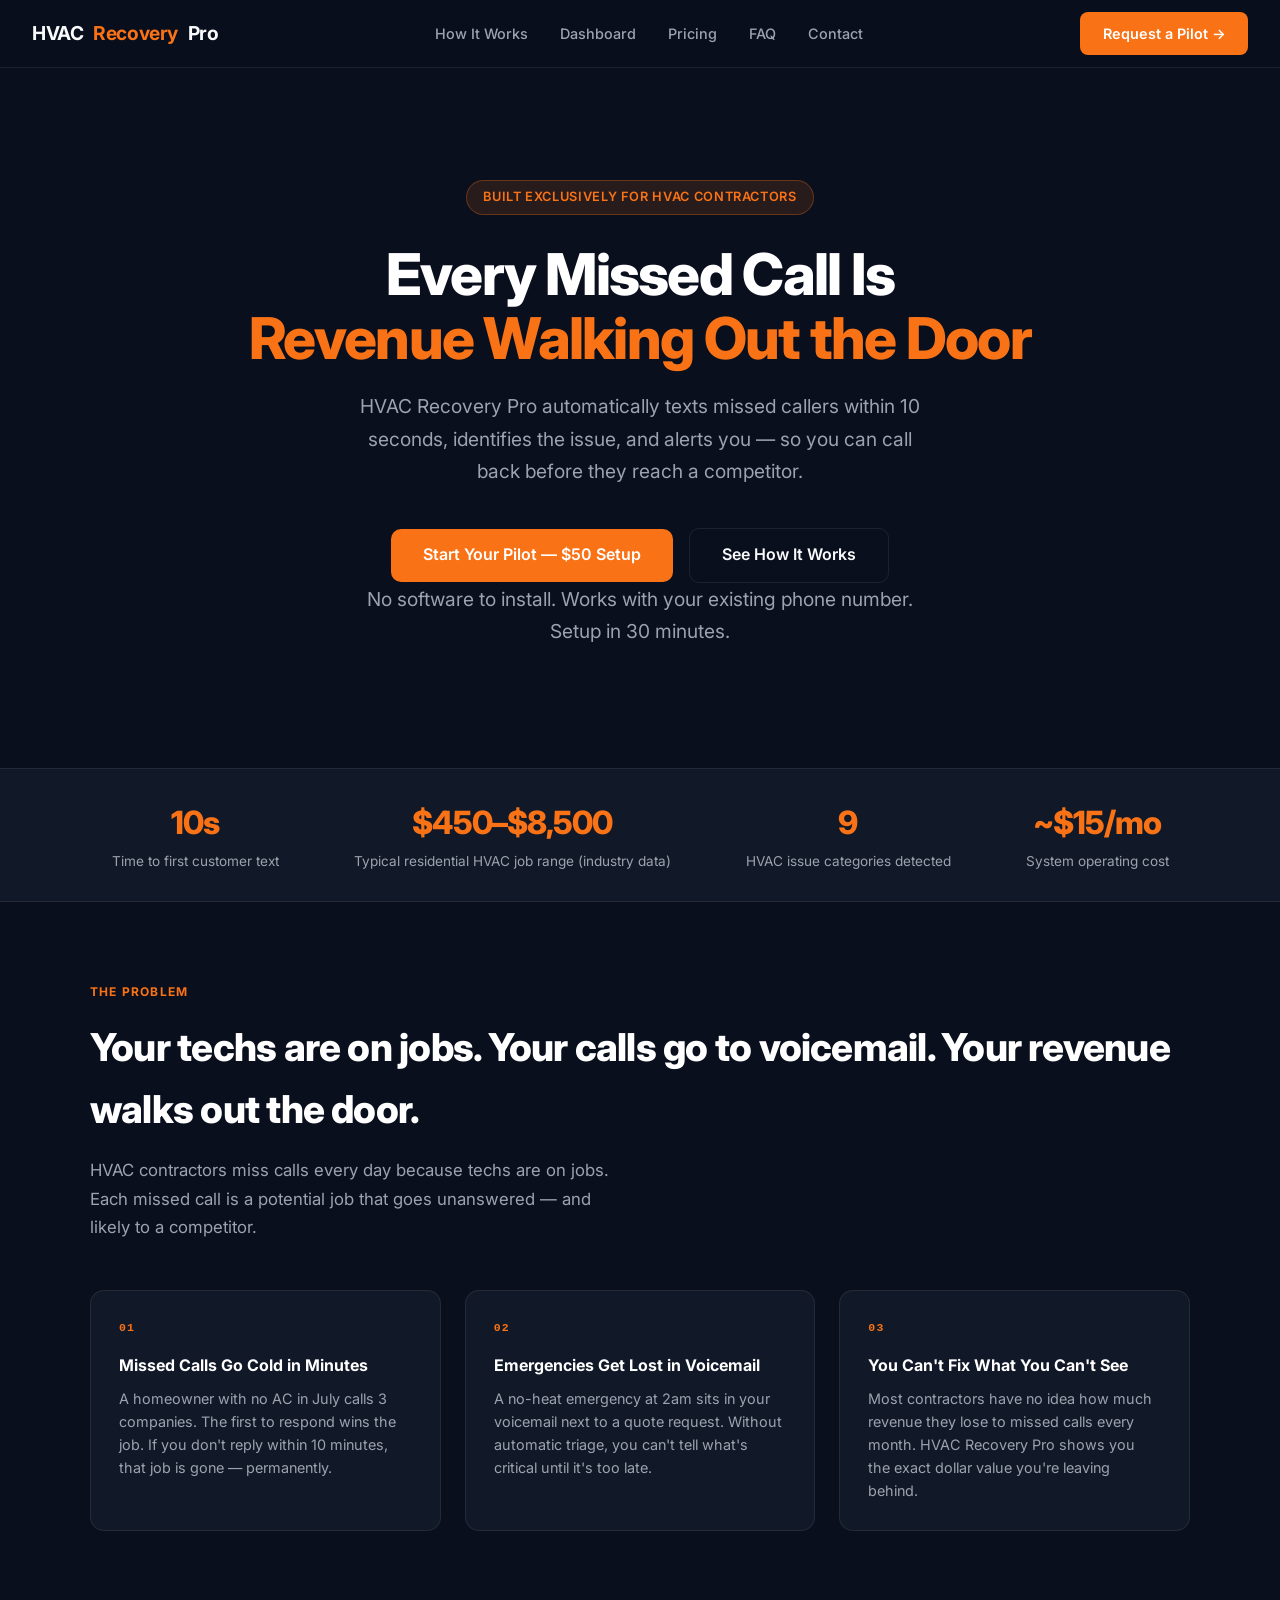
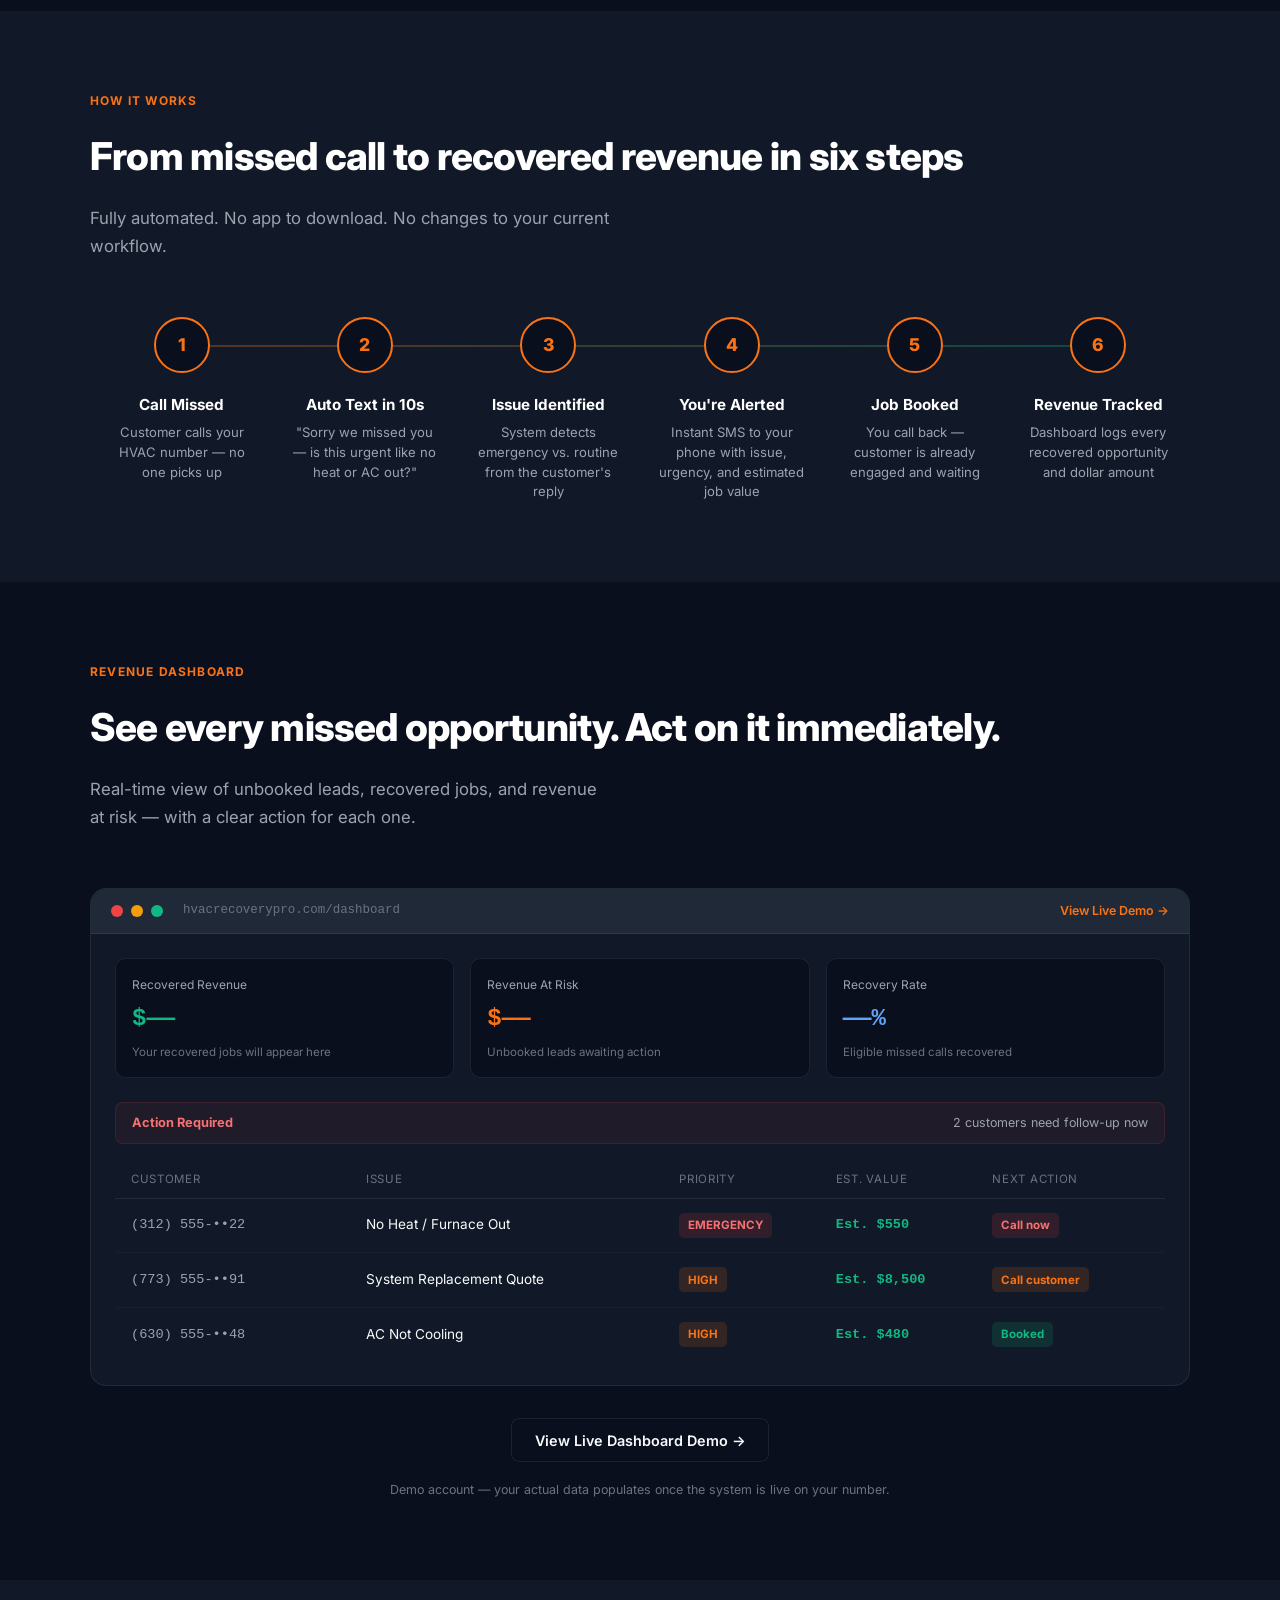
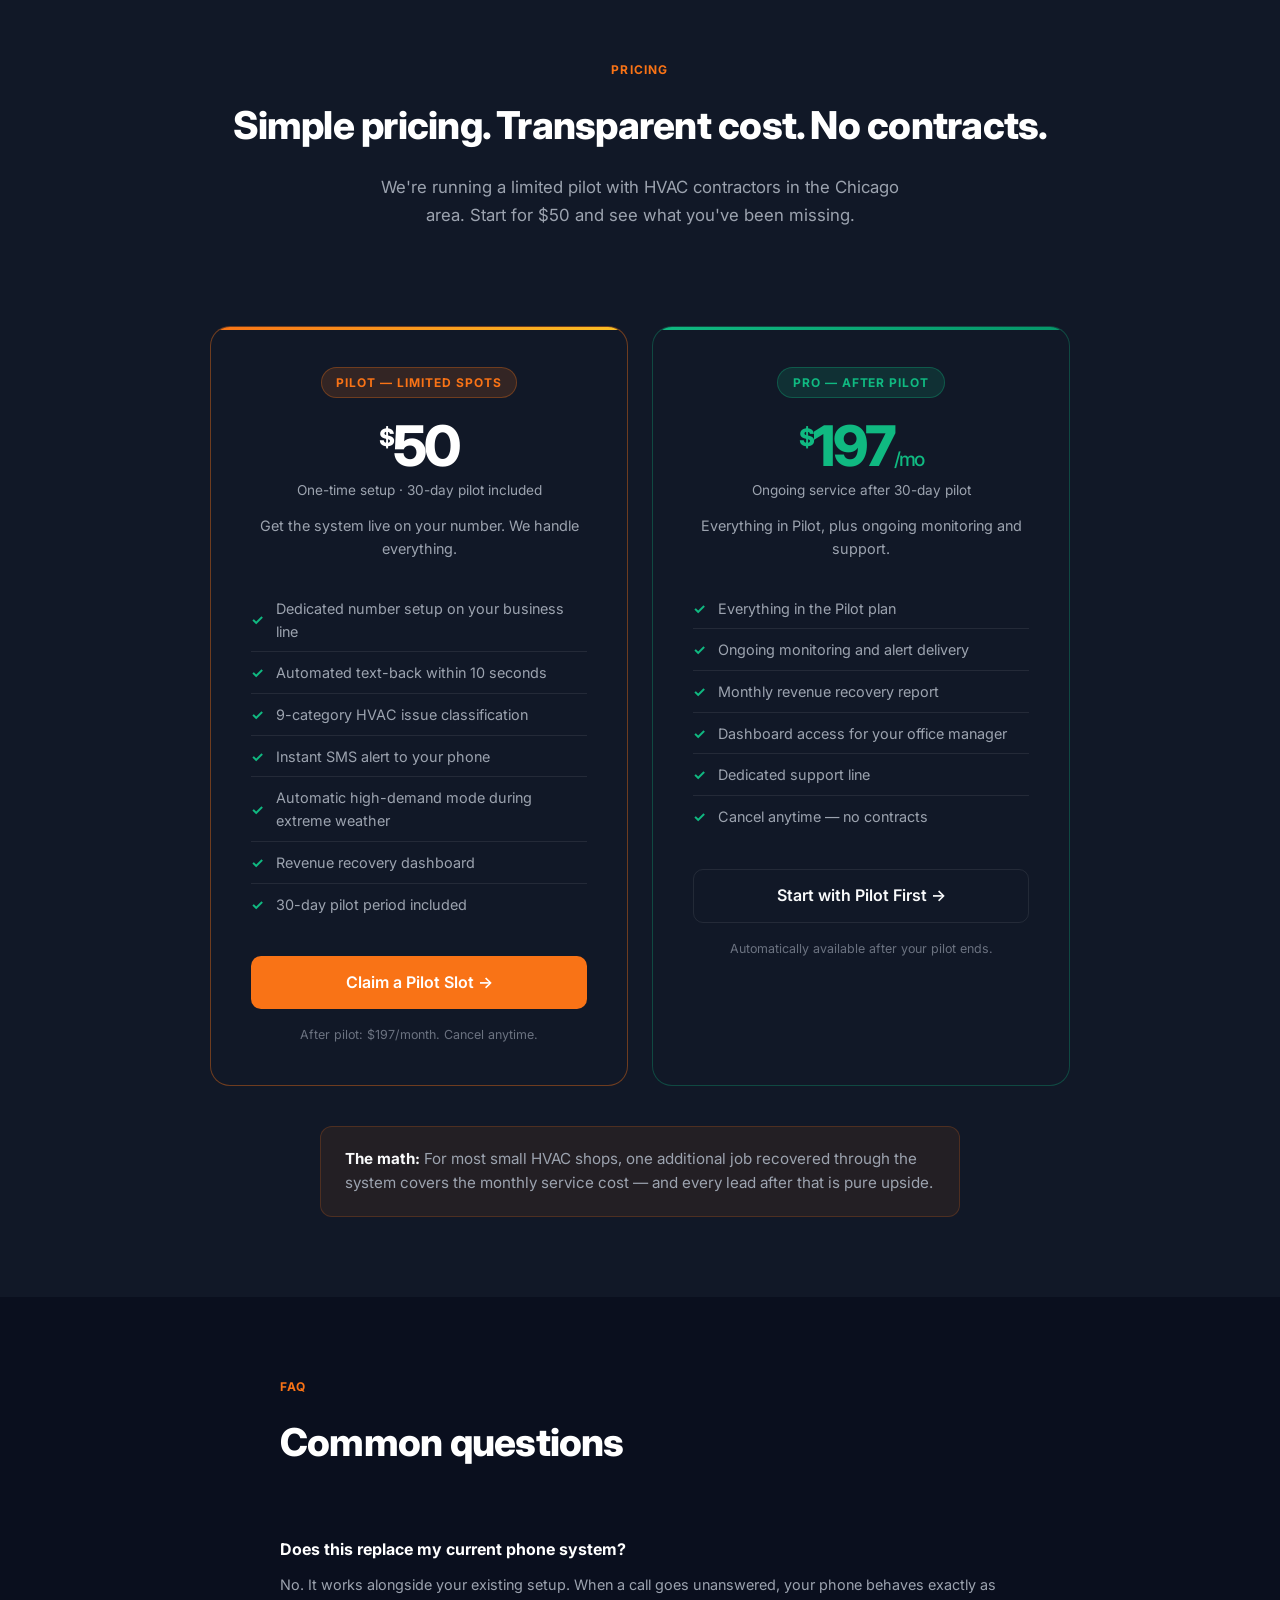
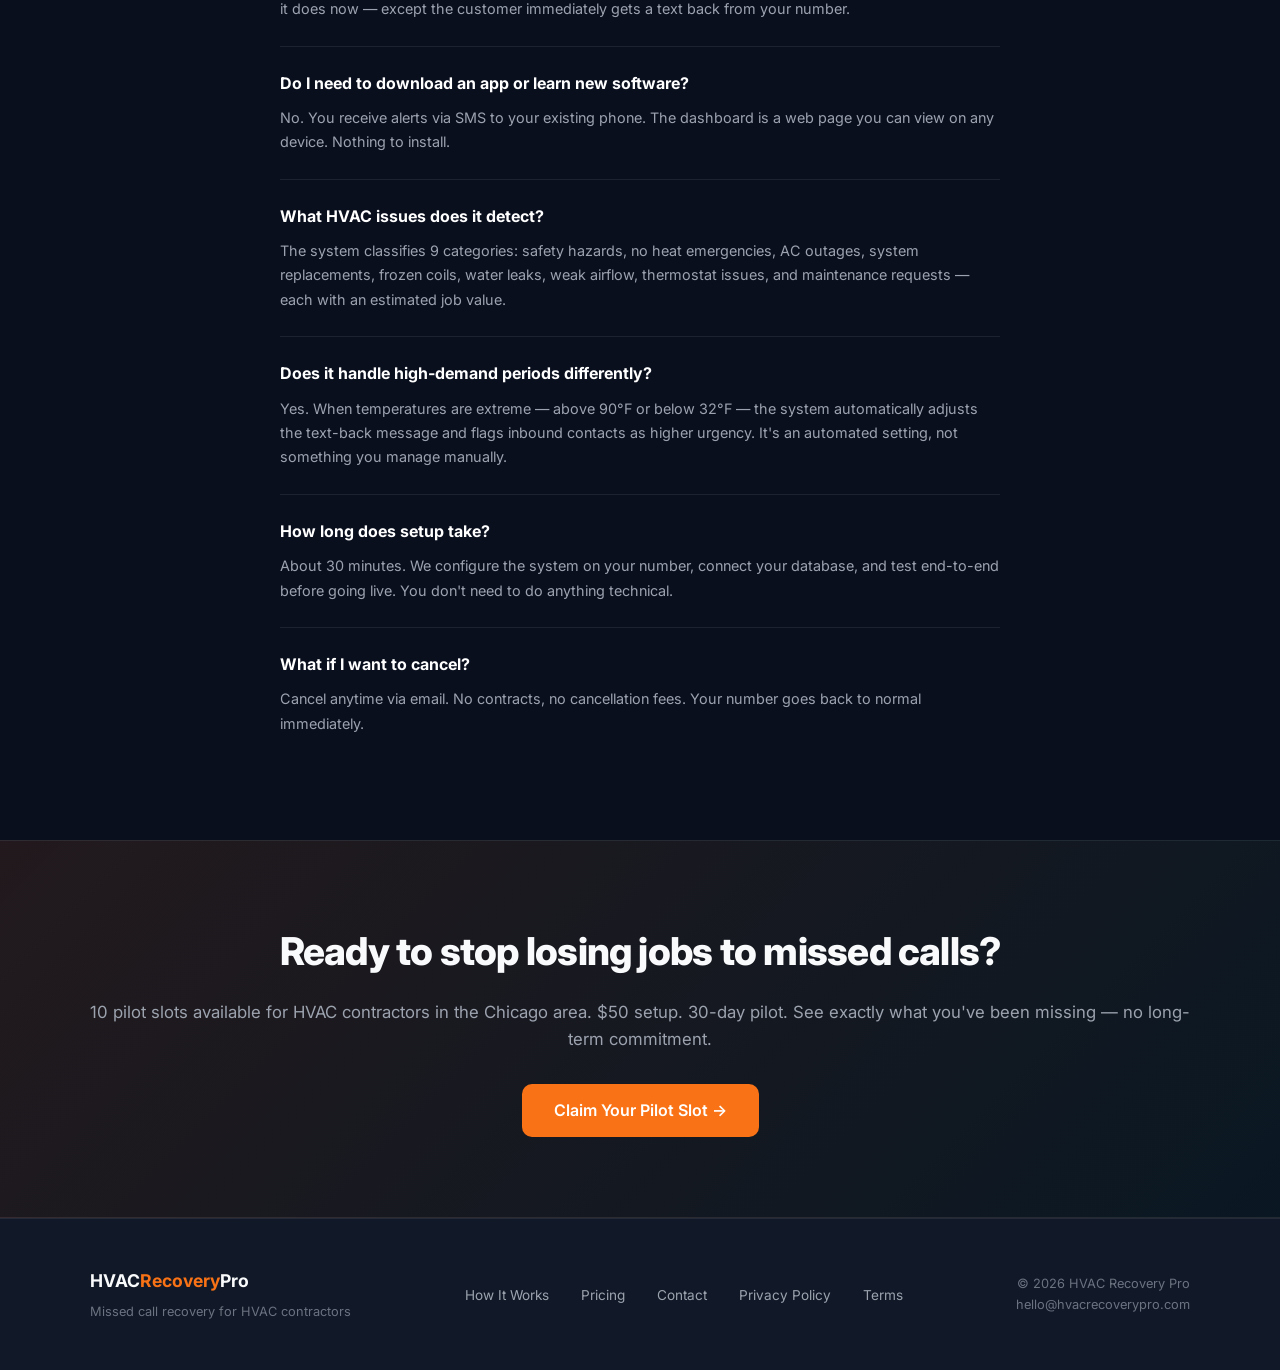
<file: index.html>
<!DOCTYPE html>
<html lang="en">
<head>
  <meta charset="UTF-8">
  <meta name="viewport" content="width=device-width, initial-scale=1.0">
  <title>HVAC Recovery Pro — Recover Revenue From Every Missed Call</title>
  <meta name="description" content="Automated missed call recovery for HVAC contractors. Text customers back in 10 seconds, qualify leads instantly, and track recovered revenue in real time.">
  <link rel="canonical" href="https://hvacrecoverypro.com">
  <link rel="preconnect" href="https://fonts.googleapis.com">
  <link rel="preconnect" href="https://fonts.gstatic.com" crossorigin>
  <link href="https://fonts.googleapis.com/css2?family=Inter:wght@400;500;600;700;800;900&display=swap" rel="stylesheet">
  <link rel="stylesheet" href="css/style.css">
</head>
<body>

<!-- NAV -->
<nav>
  <a href="/" class="nav-logo">HVAC<span class="dot">Recovery</span>Pro</a>
  <ul class="nav-links">
    <li><a href="#how-it-works">How It Works</a></li>
    <li><a href="#dashboard">Dashboard</a></li>
    <li><a href="#pricing">Pricing</a></li>
    <li><a href="#faq">FAQ</a></li>
    <li><a href="contact.html">Contact</a></li>
  </ul>
  <a href="contact.html" class="btn btn-primary">Request a Pilot →</a>
</nav>

<!-- HERO -->
<section class="hero">
  <div class="hero-badge">Built exclusively for HVAC contractors</div>
  <h1>Every Missed Call Is<br><span>Revenue Walking Out the Door</span></h1>
  <p>HVAC Recovery Pro automatically texts missed callers within 10 seconds, identifies the issue, and alerts you — so you can call back before they reach a competitor.</p>
  <div class="hero-cta">
    <a href="contact.html" class="btn btn-primary btn-lg">Start Your Pilot — $50 Setup</a>
    <a href="#how-it-works" class="btn btn-outline btn-lg">See How It Works</a>
  </div>
  <p class="hero-note">No software to install. Works with your existing phone number. Setup in 30 minutes.</p>
</section>

<!-- STATS -->
<div class="stats-bar">
  <div class="stats-inner">
    <div class="stat">
      <div class="stat-value">10s</div>
      <div class="stat-label">Time to first customer text</div>
    </div>
    <div class="stat">
      <div class="stat-value">$450–$8,500</div>
      <div class="stat-label">Typical residential HVAC job range (industry data)</div>
    </div>
    <div class="stat">
      <div class="stat-value">9</div>
      <div class="stat-label">HVAC issue categories detected</div>
    </div>
    <div class="stat">
      <div class="stat-value">~$15/mo</div>
      <div class="stat-label">System operating cost</div>
    </div>
  </div>
</div>

<!-- PROBLEM -->
<section>
  <div class="container">
    <p class="section-label">The Problem</p>
    <h2 class="section-title">Your techs are on jobs. Your calls go to voicemail. Your revenue walks out the door.</h2>
    <p class="section-sub">HVAC contractors miss calls every day because techs are on jobs. Each missed call is a potential job that goes unanswered — and likely to a competitor.</p>
    <div class="problem-grid">
      <div class="problem-card">
        <div class="problem-num">01</div>
        <h3>Missed Calls Go Cold in Minutes</h3>
        <p>A homeowner with no AC in July calls 3 companies. The first to respond wins the job. If you don't reply within 10 minutes, that job is gone — permanently.</p>
      </div>
      <div class="problem-card">
        <div class="problem-num">02</div>
        <h3>Emergencies Get Lost in Voicemail</h3>
        <p>A no-heat emergency at 2am sits in your voicemail next to a quote request. Without automatic triage, you can't tell what's critical until it's too late.</p>
      </div>
      <div class="problem-card">
        <div class="problem-num">03</div>
        <h3>You Can't Fix What You Can't See</h3>
        <p>Most contractors have no idea how much revenue they lose to missed calls every month. HVAC Recovery Pro shows you the exact dollar value you're leaving behind.</p>
      </div>
    </div>
  </div>
</section>

<!-- HOW IT WORKS -->
<section class="how-bg" id="how-it-works">
  <div class="container">
    <p class="section-label">How It Works</p>
    <h2 class="section-title">From missed call to recovered revenue in six steps</h2>
    <p class="section-sub">Fully automated. No app to download. No changes to your current workflow.</p>
    <div class="steps">
      <div class="step">
        <div class="step-num">1</div>
        <h3>Call Missed</h3>
        <p>Customer calls your HVAC number — no one picks up</p>
      </div>
      <div class="step">
        <div class="step-num">2</div>
        <h3>Auto Text in 10s</h3>
        <p>"Sorry we missed you — is this urgent like no heat or AC out?"</p>
      </div>
      <div class="step">
        <div class="step-num">3</div>
        <h3>Issue Identified</h3>
        <p>System detects emergency vs. routine from the customer's reply</p>
      </div>
      <div class="step">
        <div class="step-num">4</div>
        <h3>You're Alerted</h3>
        <p>Instant SMS to your phone with issue, urgency, and estimated job value</p>
      </div>
      <div class="step">
        <div class="step-num">5</div>
        <h3>Job Booked</h3>
        <p>You call back — customer is already engaged and waiting</p>
      </div>
      <div class="step">
        <div class="step-num">6</div>
        <h3>Revenue Tracked</h3>
        <p>Dashboard logs every recovered opportunity and dollar amount</p>
      </div>
    </div>
  </div>
</section>

<!-- DASHBOARD PREVIEW -->
<section id="dashboard">
  <div class="container">
    <p class="section-label">Revenue Dashboard</p>
    <h2 class="section-title">See every missed opportunity. Act on it immediately.</h2>
    <p class="section-sub">Real-time view of unbooked leads, recovered jobs, and revenue at risk — with a clear action for each one.</p>

    <div class="dashboard-preview">
      <div class="dashboard-bar">
        <div class="dot-red"></div><div class="dot-yellow"></div><div class="dot-green"></div>
        <span class="dashboard-url">hvacrecoverypro.com/dashboard</span>
        <a href="https://vigilant-clarity-production-d3cd.up.railway.app/dashboard" target="_blank" rel="noopener" class="dash-live-link">View Live Demo →</a>
      </div>
      <div class="dashboard-content">
        <div class="dash-metrics">
          <div class="dash-metric">
            <div class="dash-metric-label">Recovered Revenue</div>
            <div class="dash-metric-value green">$——</div>
            <div class="dash-metric-sub">Your recovered jobs will appear here</div>
          </div>
          <div class="dash-metric">
            <div class="dash-metric-label">Revenue At Risk</div>
            <div class="dash-metric-value orange">$——</div>
            <div class="dash-metric-sub">Unbooked leads awaiting action</div>
          </div>
          <div class="dash-metric">
            <div class="dash-metric-label">Recovery Rate</div>
            <div class="dash-metric-value blue">——%</div>
            <div class="dash-metric-sub">Eligible missed calls recovered</div>
          </div>
        </div>

        <div class="dash-action-bar">
          <span class="dash-action-label">Action Required</span>
          <span class="dash-action-count">2 customers need follow-up now</span>
        </div>

        <div class="dash-table-header">
          <span>Customer</span><span>Issue</span><span>Priority</span><span>Est. Value</span><span>Next Action</span>
        </div>
        <div class="dash-row">
          <span class="dash-phone">(312) 555-••22</span>
          <span>No Heat / Furnace Out</span>
          <span><span class="tag tag-emergency">EMERGENCY</span></span>
          <span class="dash-value">Est. $550</span>
          <span><span class="tag-action-now">Call now</span></span>
        </div>
        <div class="dash-row">
          <span class="dash-phone">(773) 555-••91</span>
          <span>System Replacement Quote</span>
          <span><span class="tag tag-high">HIGH</span></span>
          <span class="dash-value">Est. $8,500</span>
          <span><span class="tag-action-call">Call customer</span></span>
        </div>
        <div class="dash-row">
          <span class="dash-phone">(630) 555-••48</span>
          <span>AC Not Cooling</span>
          <span><span class="tag tag-high">HIGH</span></span>
          <span class="dash-value">Est. $480</span>
          <span><span class="tag tag-recovered">Booked</span></span>
        </div>
      </div>
    </div>

    <div class="dash-cta-row">
      <a href="https://vigilant-clarity-production-d3cd.up.railway.app/dashboard" target="_blank" rel="noopener" class="btn btn-outline">View Live Dashboard Demo →</a>
      <p class="demo-label">Demo account — your actual data populates once the system is live on your number.</p>
    </div>
  </div>
</section>

<!-- PRICING -->
<section id="pricing" style="background:var(--navy-2)">
  <div class="container" style="text-align:center">
    <p class="section-label">Pricing</p>
    <h2 class="section-title">Simple pricing. Transparent cost. No contracts.</h2>
    <p class="section-sub" style="margin:0 auto 3rem">We're running a limited pilot with HVAC contractors in the Chicago area. Start for $50 and see what you've been missing.</p>

    <div class="pricing-grid">
      <div class="pricing-card">
        <div class="pricing-badge">Pilot — Limited Spots</div>
        <div class="pricing-price"><sup>$</sup>50</div>
        <p class="pricing-period">One-time setup · 30-day pilot included</p>
        <p class="pricing-desc">Get the system live on your number. We handle everything.</p>
        <ul class="pricing-features">
          <li>Dedicated number setup on your business line</li>
          <li>Automated text-back within 10 seconds</li>
          <li>9-category HVAC issue classification</li>
          <li>Instant SMS alert to your phone</li>
          <li>Automatic high-demand mode during extreme weather</li>
          <li>Revenue recovery dashboard</li>
          <li>30-day pilot period included</li>
        </ul>
        <a href="contact.html" class="btn btn-primary btn-lg" style="width:100%;display:block;text-align:center">Claim a Pilot Slot →</a>
        <p class="pricing-note">After pilot: $197/month. Cancel anytime.</p>
      </div>

      <div class="pricing-card pricing-card-pro">
        <div class="pricing-badge" style="background:rgba(16,185,129,0.15);border-color:rgba(16,185,129,0.3);color:var(--green)">Pro — After Pilot</div>
        <div class="pricing-price" style="color:var(--green)"><sup>$</sup>197<span style="font-size:1.2rem;font-weight:500">/mo</span></div>
        <p class="pricing-period">Ongoing service after 30-day pilot</p>
        <p class="pricing-desc">Everything in Pilot, plus ongoing monitoring and support.</p>
        <ul class="pricing-features">
          <li>Everything in the Pilot plan</li>
          <li>Ongoing monitoring and alert delivery</li>
          <li>Monthly revenue recovery report</li>
          <li>Dashboard access for your office manager</li>
          <li>Dedicated support line</li>
          <li>Cancel anytime — no contracts</li>
        </ul>
        <a href="contact.html" class="btn btn-outline btn-lg" style="width:100%;display:block;text-align:center">Start with Pilot First →</a>
        <p class="pricing-note">Automatically available after your pilot ends.</p>
      </div>
    </div>

    <div class="roi-box">
      <p><strong>The math:</strong> For most small HVAC shops, one additional job recovered through the system covers the monthly service cost — and every lead after that is pure upside.</p>
    </div>
  </div>
</section>

<!-- FAQ -->
<section id="faq">
  <div class="container" style="max-width:720px">
    <p class="section-label">FAQ</p>
    <h2 class="section-title">Common questions</h2>

    <div class="faq-list">
      <div class="faq-item">
        <h3>Does this replace my current phone system?</h3>
        <p>No. It works alongside your existing setup. When a call goes unanswered, your phone behaves exactly as it does now — except the customer immediately gets a text back from your number.</p>
      </div>
      <div class="faq-item">
        <h3>Do I need to download an app or learn new software?</h3>
        <p>No. You receive alerts via SMS to your existing phone. The dashboard is a web page you can view on any device. Nothing to install.</p>
      </div>
      <div class="faq-item">
        <h3>What HVAC issues does it detect?</h3>
        <p>The system classifies 9 categories: safety hazards, no heat emergencies, AC outages, system replacements, frozen coils, water leaks, weak airflow, thermostat issues, and maintenance requests — each with an estimated job value.</p>
      </div>
      <div class="faq-item">
        <h3>Does it handle high-demand periods differently?</h3>
        <p>Yes. When temperatures are extreme — above 90°F or below 32°F — the system automatically adjusts the text-back message and flags inbound contacts as higher urgency. It's an automated setting, not something you manage manually.</p>
      </div>
      <div class="faq-item">
        <h3>How long does setup take?</h3>
        <p>About 30 minutes. We configure the system on your number, connect your database, and test end-to-end before going live. You don't need to do anything technical.</p>
      </div>
      <div class="faq-item">
        <h3>What if I want to cancel?</h3>
        <p>Cancel anytime via email. No contracts, no cancellation fees. Your number goes back to normal immediately.</p>
      </div>
    </div>
  </div>
</section>

<!-- CTA -->
<section class="cta-section">
  <div class="container">
    <h2>Ready to stop losing jobs to missed calls?</h2>
    <p>10 pilot slots available for HVAC contractors in the Chicago area. $50 setup. 30-day pilot. See exactly what you've been missing — no long-term commitment.</p>
    <a href="contact.html" class="btn btn-primary btn-lg">Claim Your Pilot Slot →</a>
  </div>
</section>

<!-- FOOTER -->
<footer>
  <div class="footer-inner">
    <div>
      <div class="footer-logo">HVAC<span style="color:var(--orange)">Recovery</span>Pro</div>
      <p style="font-size:0.8rem;color:var(--subtle);margin-top:0.4rem">Missed call recovery for HVAC contractors</p>
    </div>
    <ul class="footer-links">
      <li><a href="#how-it-works">How It Works</a></li>
      <li><a href="#pricing">Pricing</a></li>
      <li><a href="contact.html">Contact</a></li>
      <li><a href="privacy.html">Privacy Policy</a></li>
      <li><a href="terms.html">Terms</a></li>
    </ul>
    <div style="text-align:right">
      <p class="footer-copy">© 2026 HVAC Recovery Pro</p>
      <p class="footer-copy">hello@hvacrecoverypro.com</p>
    </div>
  </div>
</footer>

</body>
</html>
</file>
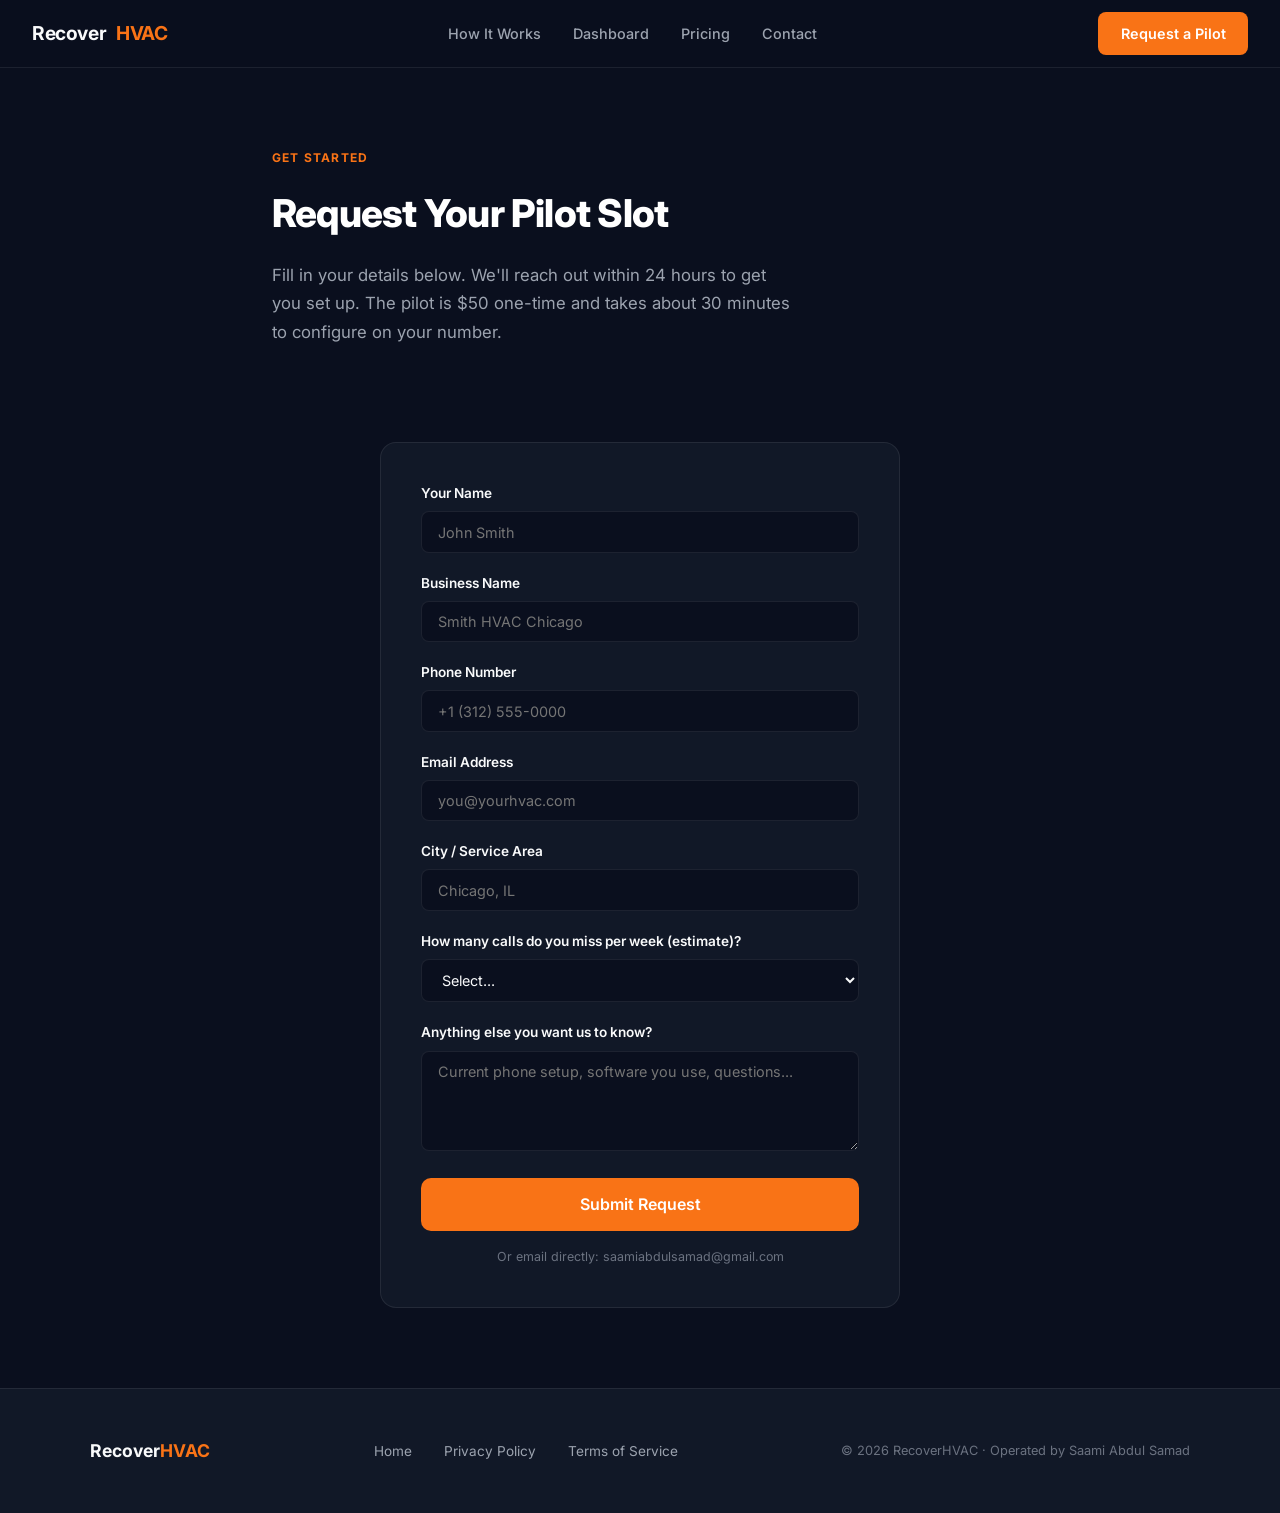
<file: contact.html>
<!DOCTYPE html>
<html lang="en">
<head>
  <meta charset="UTF-8">
  <meta name="viewport" content="width=device-width, initial-scale=1.0">
  <title>Request a Pilot — RecoverHVAC</title>
  <meta name="description" content="Request a pilot slot for the RecoverHVAC missed call recovery system. $50 setup, 30-day pilot included.">
  <link rel="preconnect" href="https://fonts.googleapis.com">
  <link rel="preconnect" href="https://fonts.gstatic.com" crossorigin>
  <link href="https://fonts.googleapis.com/css2?family=Inter:wght@400;500;600;700;800&display=swap" rel="stylesheet">
  <link rel="stylesheet" href="css/style.css">
</head>
<body>

<nav>
  <a href="/" class="nav-logo">Recover<span class="dot">HVAC</span></a>
  <ul class="nav-links">
    <li><a href="/#how-it-works">How It Works</a></li>
    <li><a href="/#dashboard">Dashboard</a></li>
    <li><a href="/#pricing">Pricing</a></li>
    <li><a href="contact.html">Contact</a></li>
  </ul>
  <a href="contact.html" class="btn btn-primary">Request a Pilot</a>
</nav>

<div class="page-hero">
  <p class="section-label">Get Started</p>
  <h1 class="section-title">Request Your Pilot Slot</h1>
  <p class="section-sub">Fill in your details below. We'll reach out within 24 hours to get you set up. The pilot is $50 one-time and takes about 30 minutes to configure on your number.</p>
</div>

<section style="padding-top:0;">
  <div class="contact-form">
    <div class="form-group">
      <label>Your Name</label>
      <input type="text" placeholder="John Smith">
    </div>
    <div class="form-group">
      <label>Business Name</label>
      <input type="text" placeholder="Smith HVAC Chicago">
    </div>
    <div class="form-group">
      <label>Phone Number</label>
      <input type="tel" placeholder="+1 (312) 555-0000">
    </div>
    <div class="form-group">
      <label>Email Address</label>
      <input type="email" placeholder="you@yourhvac.com">
    </div>
    <div class="form-group">
      <label>City / Service Area</label>
      <input type="text" placeholder="Chicago, IL">
    </div>
    <div class="form-group">
      <label>How many calls do you miss per week (estimate)?</label>
      <select>
        <option value="">Select...</option>
        <option>1–5</option>
        <option>5–15</option>
        <option>15–30</option>
        <option>30+</option>
      </select>
    </div>
    <div class="form-group">
      <label>Anything else you want us to know?</label>
      <textarea placeholder="Current phone setup, software you use, questions..."></textarea>
    </div>
    <a href="mailto:saamiabdulsamad@gmail.com" class="btn btn-primary btn-lg" style="width:100%;text-align:center;display:block;">
      Submit Request
    </a>
    <p style="font-size:0.78rem;color:var(--subtle);text-align:center;margin-top:1rem;">
      Or email directly: saamiabdulsamad@gmail.com
    </p>
  </div>
</section>

<footer>
  <div class="footer-inner">
    <div class="footer-logo">Recover<span style="color:var(--orange)">HVAC</span></div>
    <ul class="footer-links">
      <li><a href="/">Home</a></li>
      <li><a href="privacy.html">Privacy Policy</a></li>
      <li><a href="terms.html">Terms of Service</a></li>
    </ul>
    <p class="footer-copy">© 2026 RecoverHVAC · Operated by Saami Abdul Samad</p>
  </div>
</footer>

</body>
</html>
</file>
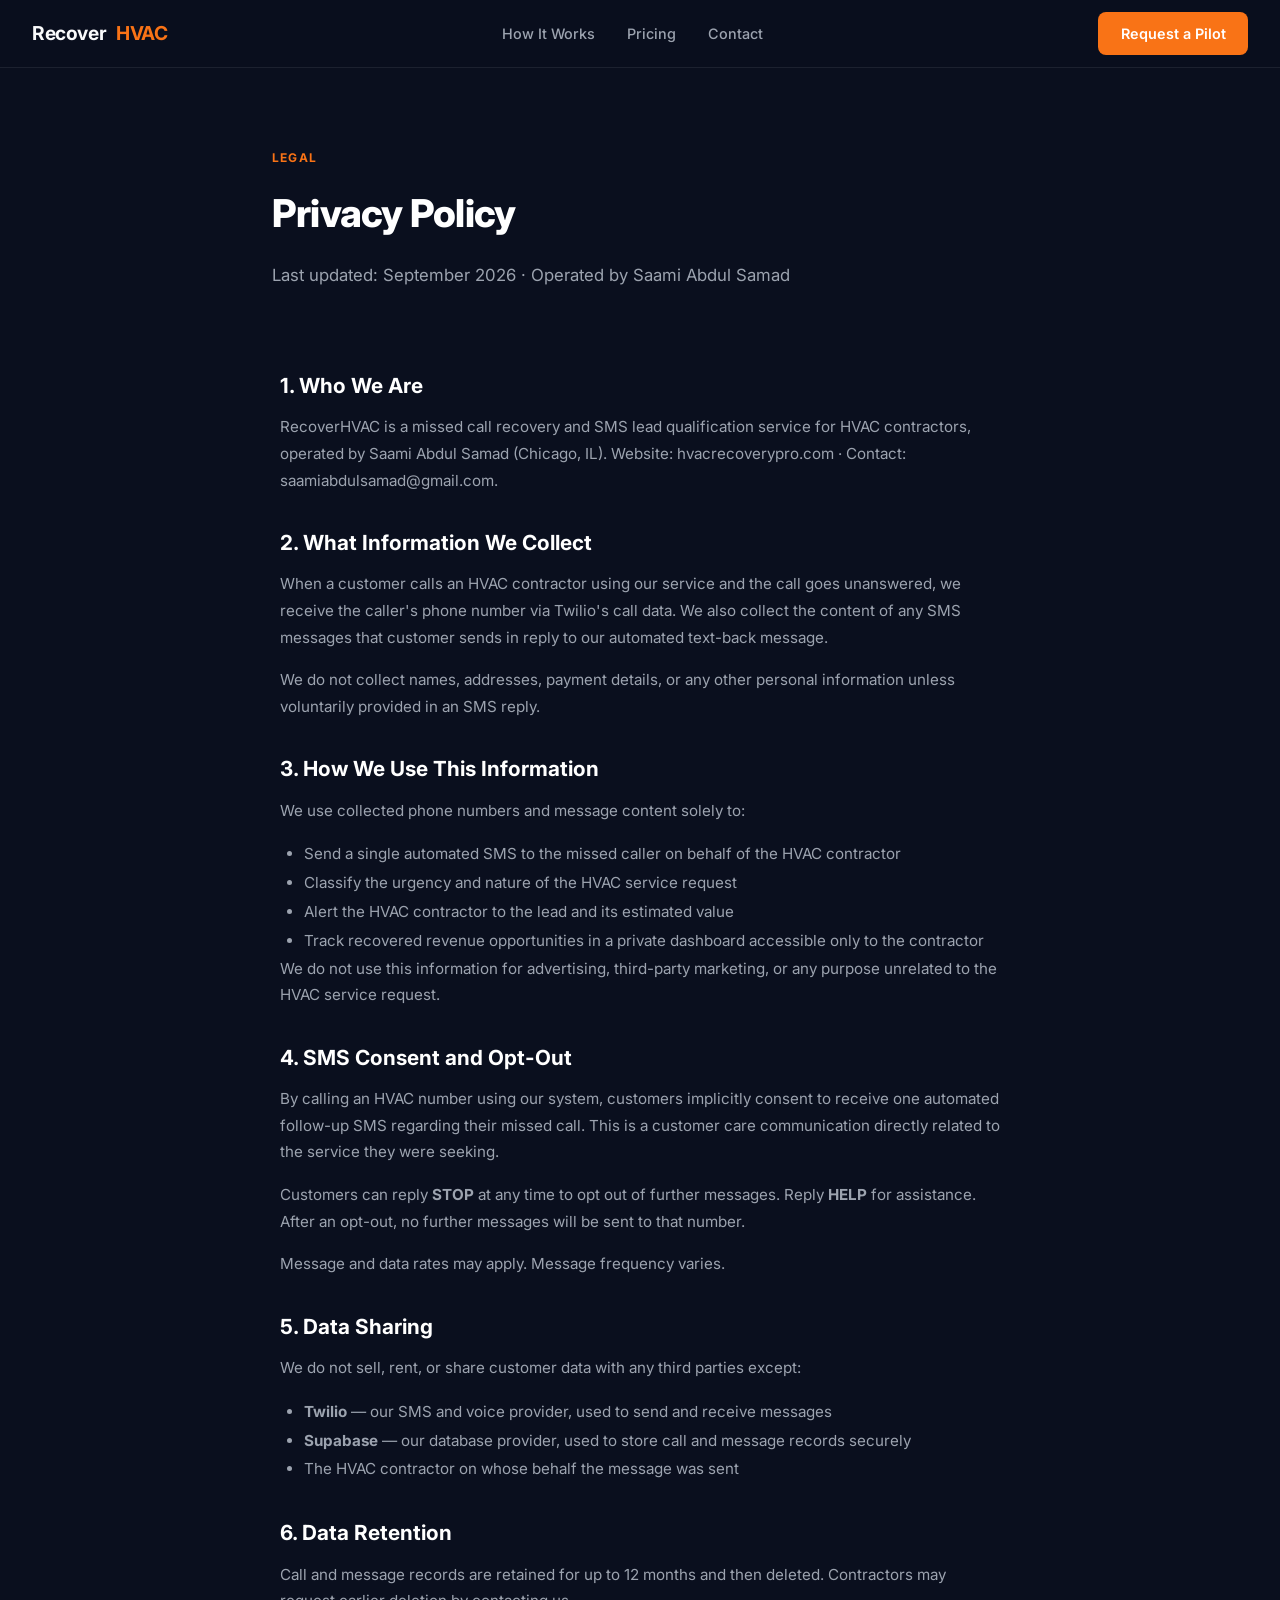
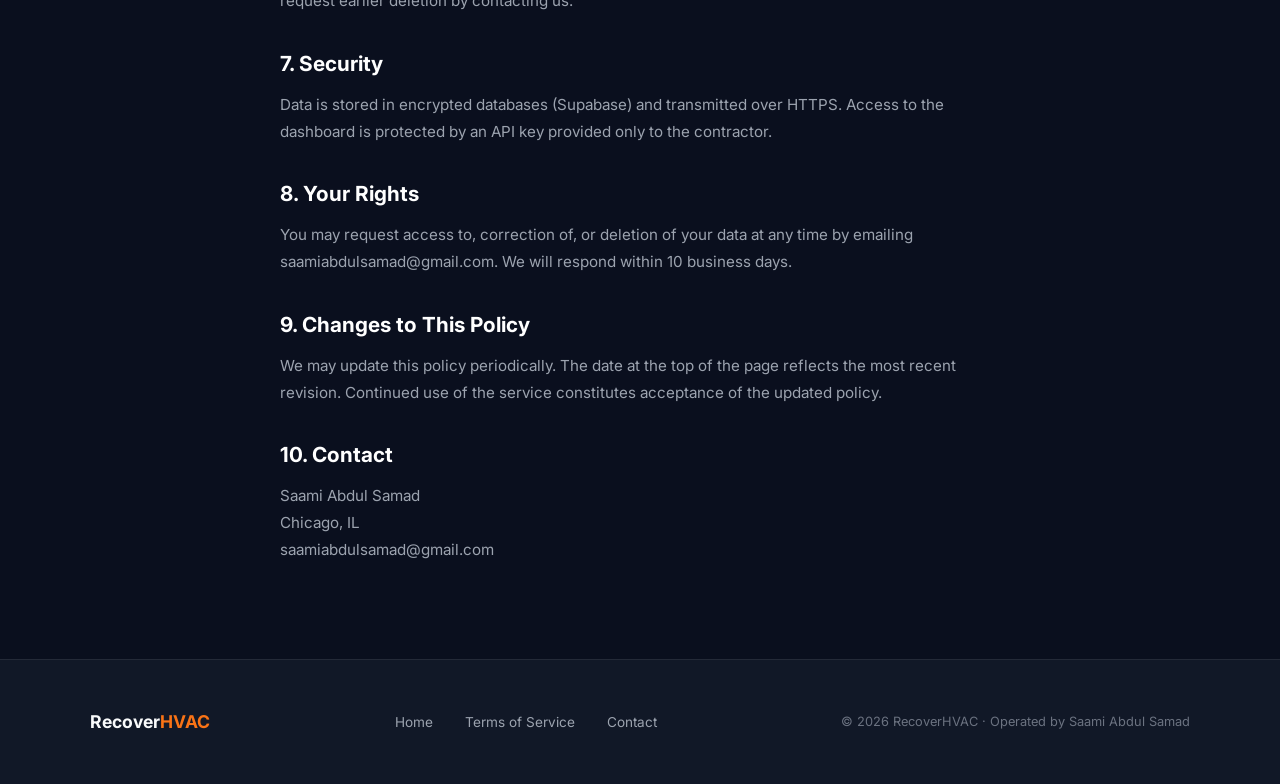
<file: privacy.html>
<!DOCTYPE html>
<html lang="en">
<head>
  <meta charset="UTF-8">
  <meta name="viewport" content="width=device-width, initial-scale=1.0">
  <title>Privacy Policy — RecoverHVAC</title>
  <link rel="canonical" href="https://hvacrecoverypro.com/privacy">
  <link rel="preconnect" href="https://fonts.googleapis.com">
  <link rel="preconnect" href="https://fonts.gstatic.com" crossorigin>
  <link href="https://fonts.googleapis.com/css2?family=Inter:wght@400;500;600;700;800&display=swap" rel="stylesheet">
  <link rel="stylesheet" href="css/style.css">
</head>
<body>

<nav>
  <a href="/" class="nav-logo">Recover<span class="dot">HVAC</span></a>
  <ul class="nav-links">
    <li><a href="/#how-it-works">How It Works</a></li>
    <li><a href="/#pricing">Pricing</a></li>
    <li><a href="contact.html">Contact</a></li>
  </ul>
  <a href="contact.html" class="btn btn-primary">Request a Pilot</a>
</nav>

<div class="page-hero">
  <p class="section-label">Legal</p>
  <h1 class="section-title">Privacy Policy</h1>
  <p class="section-sub">Last updated: September 2026 · Operated by Saami Abdul Samad</p>
</div>

<section style="padding-top:0;padding-bottom:5rem;">
  <div class="container prose" style="max-width:720px;">

    <h2>1. Who We Are</h2>
    <p>RecoverHVAC is a missed call recovery and SMS lead qualification service for HVAC contractors, operated by Saami Abdul Samad (Chicago, IL). Website: hvacrecoverypro.com · Contact: saamiabdulsamad@gmail.com.</p>

    <h2>2. What Information We Collect</h2>
    <p>When a customer calls an HVAC contractor using our service and the call goes unanswered, we receive the caller's phone number via Twilio's call data. We also collect the content of any SMS messages that customer sends in reply to our automated text-back message.</p>
    <p>We do not collect names, addresses, payment details, or any other personal information unless voluntarily provided in an SMS reply.</p>

    <h2>3. How We Use This Information</h2>
    <p>We use collected phone numbers and message content solely to:</p>
    <ul>
      <li>Send a single automated SMS to the missed caller on behalf of the HVAC contractor</li>
      <li>Classify the urgency and nature of the HVAC service request</li>
      <li>Alert the HVAC contractor to the lead and its estimated value</li>
      <li>Track recovered revenue opportunities in a private dashboard accessible only to the contractor</li>
    </ul>
    <p>We do not use this information for advertising, third-party marketing, or any purpose unrelated to the HVAC service request.</p>

    <h2>4. SMS Consent and Opt-Out</h2>
    <p>By calling an HVAC number using our system, customers implicitly consent to receive one automated follow-up SMS regarding their missed call. This is a customer care communication directly related to the service they were seeking.</p>
    <p>Customers can reply <strong>STOP</strong> at any time to opt out of further messages. Reply <strong>HELP</strong> for assistance. After an opt-out, no further messages will be sent to that number.</p>
    <p>Message and data rates may apply. Message frequency varies.</p>

    <h2>5. Data Sharing</h2>
    <p>We do not sell, rent, or share customer data with any third parties except:</p>
    <ul>
      <li><strong>Twilio</strong> — our SMS and voice provider, used to send and receive messages</li>
      <li><strong>Supabase</strong> — our database provider, used to store call and message records securely</li>
      <li>The HVAC contractor on whose behalf the message was sent</li>
    </ul>

    <h2>6. Data Retention</h2>
    <p>Call and message records are retained for up to 12 months and then deleted. Contractors may request earlier deletion by contacting us.</p>

    <h2>7. Security</h2>
    <p>Data is stored in encrypted databases (Supabase) and transmitted over HTTPS. Access to the dashboard is protected by an API key provided only to the contractor.</p>

    <h2>8. Your Rights</h2>
    <p>You may request access to, correction of, or deletion of your data at any time by emailing saamiabdulsamad@gmail.com. We will respond within 10 business days.</p>

    <h2>9. Changes to This Policy</h2>
    <p>We may update this policy periodically. The date at the top of the page reflects the most recent revision. Continued use of the service constitutes acceptance of the updated policy.</p>

    <h2>10. Contact</h2>
    <p>Saami Abdul Samad<br>Chicago, IL<br>saamiabdulsamad@gmail.com</p>

  </div>
</section>

<footer>
  <div class="footer-inner">
    <div class="footer-logo">Recover<span style="color:var(--orange)">HVAC</span></div>
    <ul class="footer-links">
      <li><a href="/">Home</a></li>
      <li><a href="terms.html">Terms of Service</a></li>
      <li><a href="contact.html">Contact</a></li>
    </ul>
    <p class="footer-copy">© 2026 RecoverHVAC · Operated by Saami Abdul Samad</p>
  </div>
</footer>

</body>
</html>
</file>
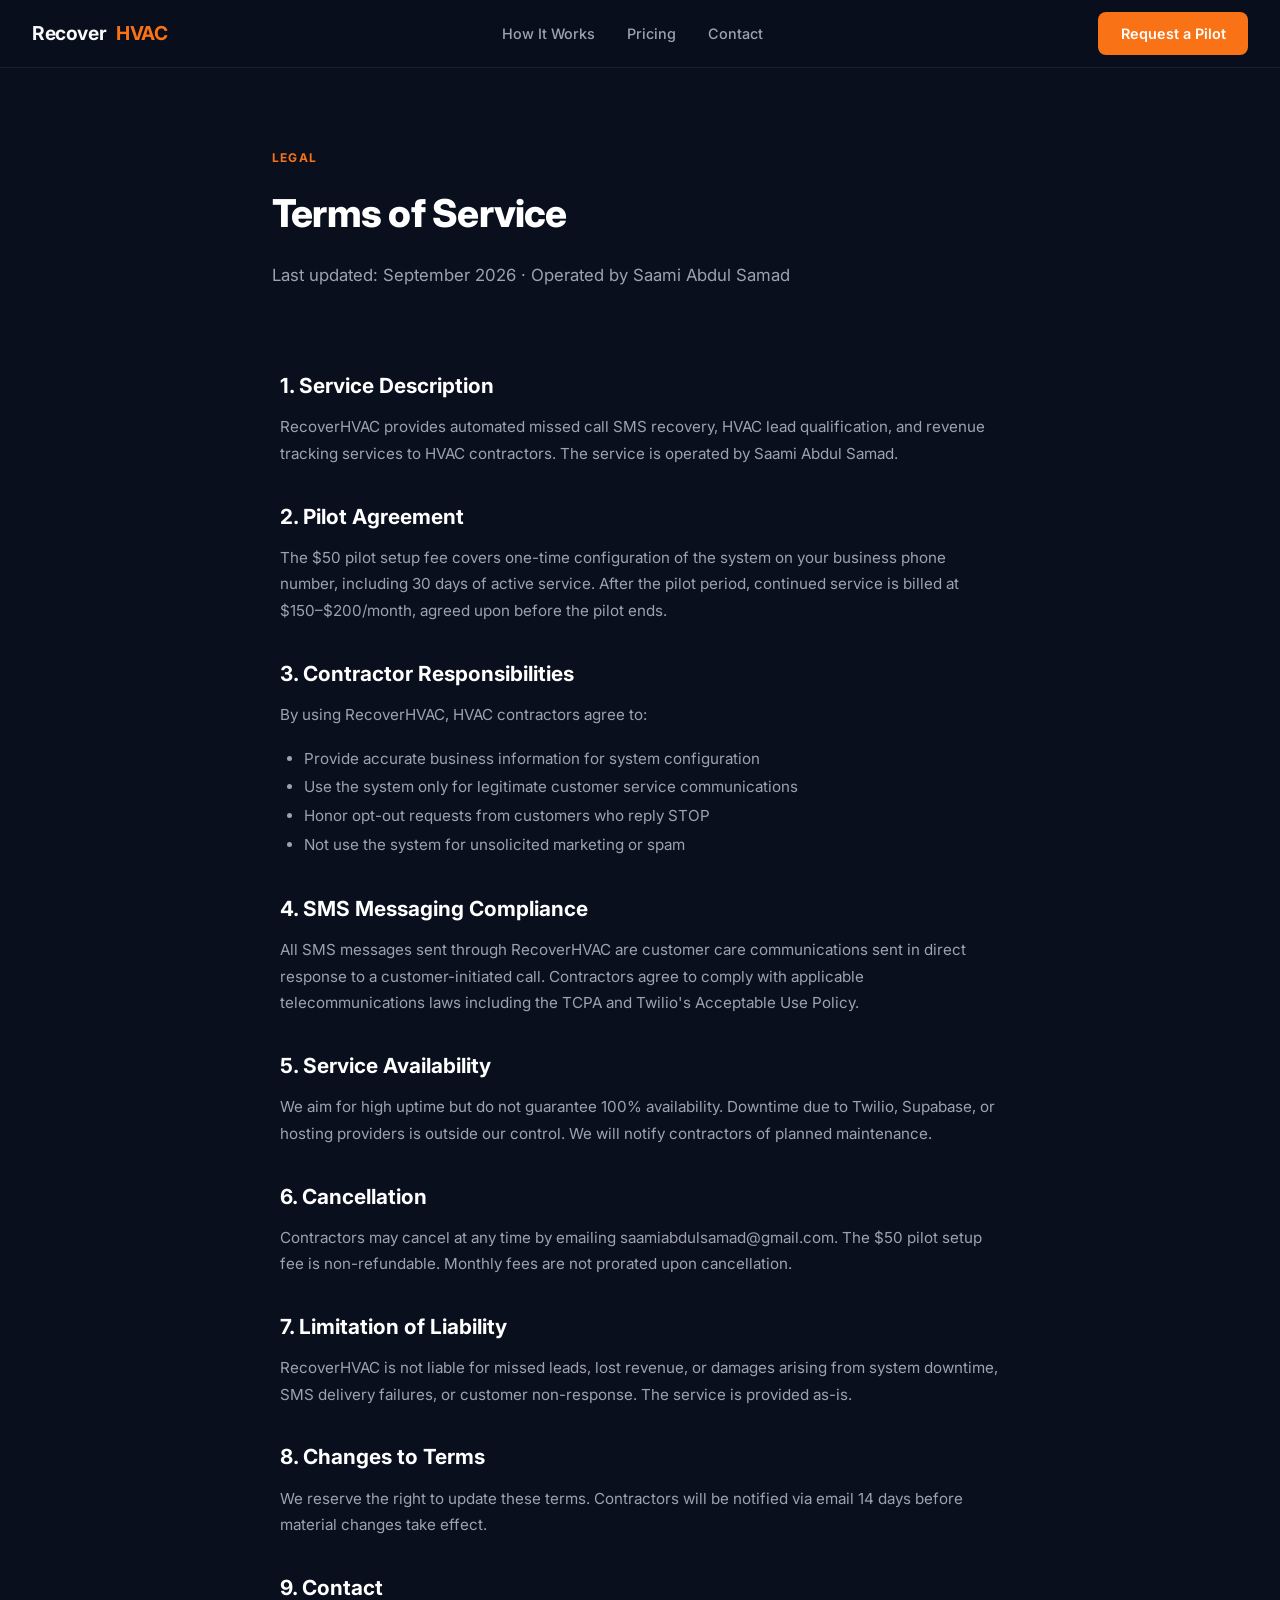
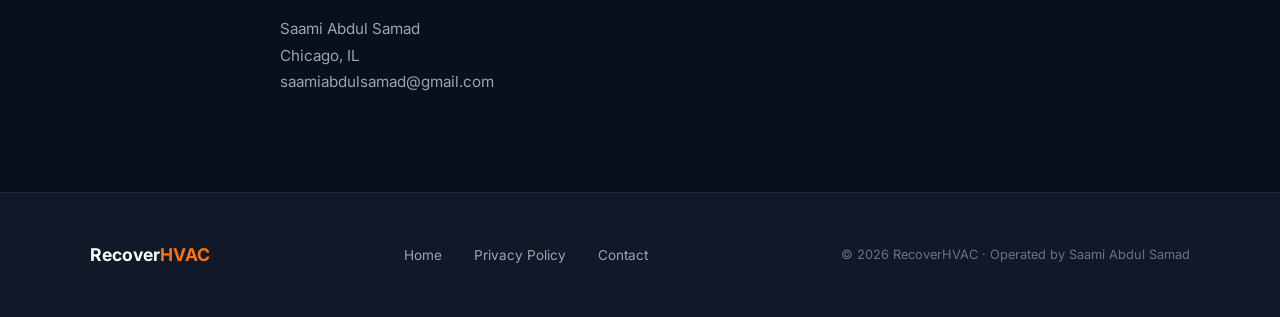
<file: terms.html>
<!DOCTYPE html>
<html lang="en">
<head>
  <meta charset="UTF-8">
  <meta name="viewport" content="width=device-width, initial-scale=1.0">
  <title>Terms of Service — RecoverHVAC</title>
  <link rel="preconnect" href="https://fonts.googleapis.com">
  <link rel="preconnect" href="https://fonts.gstatic.com" crossorigin>
  <link href="https://fonts.googleapis.com/css2?family=Inter:wght@400;500;600;700;800&display=swap" rel="stylesheet">
  <link rel="stylesheet" href="css/style.css">
</head>
<body>

<nav>
  <a href="/" class="nav-logo">Recover<span class="dot">HVAC</span></a>
  <ul class="nav-links">
    <li><a href="/#how-it-works">How It Works</a></li>
    <li><a href="/#pricing">Pricing</a></li>
    <li><a href="contact.html">Contact</a></li>
  </ul>
  <a href="contact.html" class="btn btn-primary">Request a Pilot</a>
</nav>

<div class="page-hero">
  <p class="section-label">Legal</p>
  <h1 class="section-title">Terms of Service</h1>
  <p class="section-sub">Last updated: September 2026 · Operated by Saami Abdul Samad</p>
</div>

<section style="padding-top:0;padding-bottom:5rem;">
  <div class="container prose" style="max-width:720px;">

    <h2>1. Service Description</h2>
    <p>RecoverHVAC provides automated missed call SMS recovery, HVAC lead qualification, and revenue tracking services to HVAC contractors. The service is operated by Saami Abdul Samad.</p>

    <h2>2. Pilot Agreement</h2>
    <p>The $50 pilot setup fee covers one-time configuration of the system on your business phone number, including 30 days of active service. After the pilot period, continued service is billed at $150–$200/month, agreed upon before the pilot ends.</p>

    <h2>3. Contractor Responsibilities</h2>
    <p>By using RecoverHVAC, HVAC contractors agree to:</p>
    <ul>
      <li>Provide accurate business information for system configuration</li>
      <li>Use the system only for legitimate customer service communications</li>
      <li>Honor opt-out requests from customers who reply STOP</li>
      <li>Not use the system for unsolicited marketing or spam</li>
    </ul>

    <h2>4. SMS Messaging Compliance</h2>
    <p>All SMS messages sent through RecoverHVAC are customer care communications sent in direct response to a customer-initiated call. Contractors agree to comply with applicable telecommunications laws including the TCPA and Twilio's Acceptable Use Policy.</p>

    <h2>5. Service Availability</h2>
    <p>We aim for high uptime but do not guarantee 100% availability. Downtime due to Twilio, Supabase, or hosting providers is outside our control. We will notify contractors of planned maintenance.</p>

    <h2>6. Cancellation</h2>
    <p>Contractors may cancel at any time by emailing saamiabdulsamad@gmail.com. The $50 pilot setup fee is non-refundable. Monthly fees are not prorated upon cancellation.</p>

    <h2>7. Limitation of Liability</h2>
    <p>RecoverHVAC is not liable for missed leads, lost revenue, or damages arising from system downtime, SMS delivery failures, or customer non-response. The service is provided as-is.</p>

    <h2>8. Changes to Terms</h2>
    <p>We reserve the right to update these terms. Contractors will be notified via email 14 days before material changes take effect.</p>

    <h2>9. Contact</h2>
    <p>Saami Abdul Samad<br>Chicago, IL<br>saamiabdulsamad@gmail.com</p>

  </div>
</section>

<footer>
  <div class="footer-inner">
    <div class="footer-logo">Recover<span style="color:var(--orange)">HVAC</span></div>
    <ul class="footer-links">
      <li><a href="/">Home</a></li>
      <li><a href="privacy.html">Privacy Policy</a></li>
      <li><a href="contact.html">Contact</a></li>
    </ul>
    <p class="footer-copy">© 2026 RecoverHVAC · Operated by Saami Abdul Samad</p>
  </div>
</footer>

</body>
</html>
</file>
<file: css/style.css>
/* RecoverHVAC — Professional SaaS Stylesheet */

:root {
  --navy: #0a0f1e;
  --navy-2: #111827;
  --navy-3: #1f2937;
  --border: rgba(255,255,255,0.08);
  --orange: #f97316;
  --orange-dark: #ea6c0a;
  --green: #10b981;
  --text: #f9fafb;
  --muted: #9ca3af;
  --subtle: #6b7280;
}

*, *::before, *::after { box-sizing: border-box; margin: 0; padding: 0; }

html { scroll-behavior: smooth; }

body {
  background: var(--navy);
  color: var(--text);
  font-family: 'Inter', -apple-system, BlinkMacSystemFont, 'Segoe UI', sans-serif;
  font-size: 16px;
  line-height: 1.6;
}

a { color: inherit; text-decoration: none; }
img { max-width: 100%; display: block; }

/* ── NAV ── */
nav {
  position: sticky;
  top: 0;
  z-index: 100;
  background: rgba(10,15,30,0.92);
  backdrop-filter: blur(16px);
  border-bottom: 1px solid var(--border);
  padding: 0 2rem;
  height: 68px;
  display: flex;
  align-items: center;
  justify-content: space-between;
}

.nav-logo {
  display: flex;
  align-items: center;
  gap: 0.6rem;
  font-size: 1.2rem;
  font-weight: 700;
  letter-spacing: -0.02em;
}

.nav-logo .dot { color: var(--orange); }

.nav-links {
  display: flex;
  align-items: center;
  gap: 2rem;
  list-style: none;
}

.nav-links a {
  color: var(--muted);
  font-size: 0.9rem;
  font-weight: 500;
  transition: color 0.2s;
}

.nav-links a:hover { color: var(--text); }

.btn {
  display: inline-block;
  padding: 0.6rem 1.4rem;
  border-radius: 8px;
  font-size: 0.9rem;
  font-weight: 600;
  cursor: pointer;
  transition: all 0.2s;
  border: none;
}

.btn-primary {
  background: var(--orange);
  color: #fff;
}

.btn-primary:hover { background: var(--orange-dark); transform: translateY(-1px); }

.btn-outline {
  background: transparent;
  border: 1px solid var(--border);
  color: var(--text);
}

.btn-outline:hover { border-color: rgba(255,255,255,0.25); }

.btn-lg {
  padding: 0.85rem 2rem;
  font-size: 1rem;
  border-radius: 10px;
}

/* ── HERO ── */
.hero {
  text-align: center;
  padding: 7rem 2rem 5rem;
  max-width: 860px;
  margin: 0 auto;
}

.hero-badge {
  display: inline-flex;
  align-items: center;
  gap: 0.5rem;
  background: rgba(249,115,22,0.12);
  border: 1px solid rgba(249,115,22,0.3);
  color: var(--orange);
  padding: 0.4rem 1rem;
  border-radius: 999px;
  font-size: 0.8rem;
  font-weight: 600;
  margin-bottom: 1.75rem;
  text-transform: uppercase;
  letter-spacing: 0.05em;
}

.hero h1 {
  font-size: clamp(2.4rem, 5vw, 3.6rem);
  font-weight: 800;
  line-height: 1.1;
  letter-spacing: -0.03em;
  margin-bottom: 1.25rem;
  color: #fff;
}

.hero h1 span { color: var(--orange); }

.hero p {
  font-size: 1.2rem;
  color: var(--muted);
  max-width: 580px;
  margin: 0 auto 2.5rem;
  line-height: 1.7;
}

.hero-cta {
  display: flex;
  align-items: center;
  justify-content: center;
  gap: 1rem;
  flex-wrap: wrap;
}

.hero-note {
  margin-top: 1.25rem;
  font-size: 0.8rem;
  color: var(--subtle);
}

/* ── STATS BAR ── */
.stats-bar {
  border-top: 1px solid var(--border);
  border-bottom: 1px solid var(--border);
  background: var(--navy-2);
  padding: 1.75rem 2rem;
}

.stats-inner {
  max-width: 1100px;
  margin: 0 auto;
  display: flex;
  justify-content: space-around;
  flex-wrap: wrap;
  gap: 2rem;
}

.stat {
  text-align: center;
}

.stat-value {
  font-size: 2rem;
  font-weight: 800;
  color: var(--orange);
  letter-spacing: -0.03em;
}

.stat-label {
  font-size: 0.85rem;
  color: var(--muted);
  margin-top: 0.2rem;
}

/* ── SECTIONS ── */
section { padding: 5rem 2rem; }

.container { max-width: 1100px; margin: 0 auto; }

.section-label {
  font-size: 0.75rem;
  font-weight: 700;
  text-transform: uppercase;
  letter-spacing: 0.1em;
  color: var(--orange);
  margin-bottom: 1rem;
}

.section-title {
  font-size: clamp(1.8rem, 3vw, 2.4rem);
  font-weight: 800;
  letter-spacing: -0.02em;
  color: #fff;
  margin-bottom: 1rem;
}

.section-sub {
  font-size: 1.05rem;
  color: var(--muted);
  max-width: 520px;
  line-height: 1.7;
}

/* ── PROBLEM ── */
.problem-grid {
  display: grid;
  grid-template-columns: repeat(auto-fit, minmax(280px, 1fr));
  gap: 1.5rem;
  margin-top: 3rem;
}

.problem-card {
  background: var(--navy-2);
  border: 1px solid var(--border);
  border-radius: 14px;
  padding: 1.75rem;
  transition: border-color 0.2s;
}

.problem-card:hover { border-color: rgba(249,115,22,0.3); }

.problem-num {
  font-size: 0.72rem;
  font-weight: 800;
  letter-spacing: 0.1em;
  color: var(--orange);
  text-transform: uppercase;
  margin-bottom: 1rem;
  font-family: monospace;
}

.problem-card h3 {
  font-size: 1rem;
  font-weight: 700;
  margin-bottom: 0.5rem;
  color: #fff;
}

.problem-card p {
  font-size: 0.9rem;
  color: var(--muted);
  line-height: 1.6;
}

/* ── HOW IT WORKS ── */
.how-bg { background: var(--navy-2); }

.steps {
  display: grid;
  grid-template-columns: repeat(auto-fit, minmax(160px, 1fr));
  gap: 0;
  margin-top: 3.5rem;
  position: relative;
}

.steps::before {
  content: '';
  position: absolute;
  top: 28px;
  left: 10%;
  right: 10%;
  height: 2px;
  background: linear-gradient(90deg, var(--orange), var(--green));
  opacity: 0.3;
}

.step {
  text-align: center;
  padding: 0 1rem;
  position: relative;
}

.step-num {
  width: 56px;
  height: 56px;
  border-radius: 50%;
  background: var(--navy);
  border: 2px solid var(--orange);
  display: flex;
  align-items: center;
  justify-content: center;
  font-size: 1.1rem;
  font-weight: 800;
  color: var(--orange);
  margin: 0 auto 1.25rem;
  position: relative;
  z-index: 1;
}

.step h3 {
  font-size: 0.95rem;
  font-weight: 700;
  color: #fff;
  margin-bottom: 0.4rem;
}

.step p {
  font-size: 0.82rem;
  color: var(--muted);
  line-height: 1.5;
}

/* ── DASHBOARD PREVIEW ── */
.dashboard-preview {
  margin-top: 3.5rem;
  border: 1px solid var(--border);
  border-radius: 16px;
  overflow: hidden;
  background: var(--navy-2);
}

.dashboard-bar {
  background: var(--navy-3);
  padding: 0.75rem 1.25rem;
  display: flex;
  align-items: center;
  gap: 0.5rem;
  border-bottom: 1px solid var(--border);
}

.dot-red { width: 12px; height: 12px; border-radius: 50%; background: #ef4444; }
.dot-yellow { width: 12px; height: 12px; border-radius: 50%; background: #f59e0b; }
.dot-green { width: 12px; height: 12px; border-radius: 50%; background: #10b981; }

.dashboard-url {
  font-size: 0.78rem;
  color: var(--subtle);
  font-family: monospace;
  margin-left: 0.75rem;
}

.dashboard-content {
  padding: 1.5rem;
}

.dash-metrics {
  display: grid;
  grid-template-columns: repeat(3, 1fr);
  gap: 1rem;
  margin-bottom: 1.5rem;
}

.dash-metric {
  background: var(--navy);
  border: 1px solid var(--border);
  border-radius: 10px;
  padding: 1rem;
}

.dash-metric-label { font-size: 0.75rem; color: var(--muted); margin-bottom: 0.4rem; }
.dash-metric-value { font-size: 1.5rem; font-weight: 800; font-family: monospace; }
.dash-metric-value.green { color: var(--green); }
.dash-metric-value.orange { color: var(--orange); }
.dash-metric-value.blue { color: #60a5fa; }
.dash-metric-sub { font-size: 0.72rem; color: var(--subtle); margin-top: 0.25rem; }

.dash-table-header {
  display: grid;
  grid-template-columns: 1.5fr 2fr 1fr 1fr 1fr;
  padding: 0.6rem 1rem;
  border-bottom: 1px solid var(--border);
  font-size: 0.72rem;
  text-transform: uppercase;
  letter-spacing: 0.06em;
  color: var(--subtle);
}

.dash-row {
  display: grid;
  grid-template-columns: 1.5fr 2fr 1fr 1fr 1fr;
  padding: 0.9rem 1rem;
  border-bottom: 1px solid rgba(255,255,255,0.03);
  font-size: 0.85rem;
  align-items: center;
}

.dash-row:last-child { border-bottom: none; }

.dash-phone { font-family: monospace; color: var(--muted); }

.tag {
  display: inline-block;
  padding: 0.2rem 0.55rem;
  border-radius: 5px;
  font-size: 0.72rem;
  font-weight: 700;
}

.tag-emergency { background: rgba(239,68,68,0.15); color: #f87171; }
.tag-high { background: rgba(249,115,22,0.15); color: var(--orange); }
.tag-med { background: rgba(96,165,250,0.15); color: #60a5fa; }
.tag-recovered { background: rgba(16,185,129,0.15); color: var(--green); }
.tag-unbooked { background: rgba(249,115,22,0.15); color: var(--orange); }

.dash-value { color: var(--green); font-family: monospace; font-weight: 600; }

.demo-label {
  font-size: 0.78rem;
  color: var(--subtle);
  margin-top: 0.5rem;
}

/* Dashboard live link in browser bar */
.dash-live-link {
  margin-left: auto;
  font-size: 0.78rem;
  font-weight: 600;
  color: var(--orange);
  transition: opacity 0.2s;
}
.dash-live-link:hover { opacity: 0.8; }

/* Action bar inside dashboard preview */
.dash-action-bar {
  display: flex;
  align-items: center;
  justify-content: space-between;
  background: rgba(239,68,68,0.07);
  border: 1px solid rgba(239,68,68,0.15);
  border-radius: 8px;
  padding: 0.6rem 1rem;
  margin-bottom: 1rem;
}
.dash-action-label {
  font-size: 0.8rem;
  font-weight: 700;
  color: #f87171;
}
.dash-action-count {
  font-size: 0.78rem;
  color: var(--muted);
}

/* Next action tags */
.tag-action-now {
  display: inline-block;
  padding: 0.2rem 0.55rem;
  border-radius: 5px;
  font-size: 0.72rem;
  font-weight: 700;
  background: rgba(239,68,68,0.15);
  color: #f87171;
}
.tag-action-call {
  display: inline-block;
  padding: 0.2rem 0.55rem;
  border-radius: 5px;
  font-size: 0.72rem;
  font-weight: 700;
  background: rgba(249,115,22,0.15);
  color: var(--orange);
}

/* Dashboard CTA row below preview */
.dash-cta-row {
  display: flex;
  flex-direction: column;
  align-items: center;
  gap: 0.6rem;
  margin-top: 2rem;
}

/* ── PRICING ── */
.pricing-card {
  max-width: 480px;
  margin: 3rem auto 0;
  background: var(--navy-2);
  border: 1px solid rgba(249,115,22,0.4);
  border-radius: 20px;
  padding: 2.5rem;
  text-align: center;
  position: relative;
  overflow: hidden;
}

.pricing-card::before {
  content: '';
  position: absolute;
  top: 0; left: 0; right: 0;
  height: 3px;
  background: linear-gradient(90deg, var(--orange), #fbbf24);
}

.pricing-badge {
  display: inline-block;
  background: rgba(249,115,22,0.15);
  border: 1px solid rgba(249,115,22,0.3);
  color: var(--orange);
  font-size: 0.75rem;
  font-weight: 700;
  text-transform: uppercase;
  letter-spacing: 0.08em;
  padding: 0.3rem 0.9rem;
  border-radius: 999px;
  margin-bottom: 1.25rem;
}

.pricing-price {
  font-size: 3.5rem;
  font-weight: 800;
  color: #fff;
  letter-spacing: -0.04em;
  line-height: 1;
}

.pricing-price sup { font-size: 1.5rem; vertical-align: super; }

.pricing-desc {
  color: var(--muted);
  font-size: 0.9rem;
  margin: 0.75rem 0 1.75rem;
}

.pricing-features {
  list-style: none;
  text-align: left;
  margin-bottom: 2rem;
}

.pricing-features li {
  padding: 0.55rem 0;
  font-size: 0.9rem;
  color: var(--muted);
  display: flex;
  align-items: center;
  gap: 0.75rem;
  border-bottom: 1px solid var(--border);
}

.pricing-features li:last-child { border-bottom: none; }
.pricing-features li::before { content: '✓'; color: var(--green); font-weight: 700; flex-shrink: 0; }

.pricing-note { font-size: 0.78rem; color: var(--subtle); margin-top: 1rem; }

/* ── CTA SECTION ── */
.cta-section {
  background: linear-gradient(135deg, rgba(249,115,22,0.1), rgba(16,185,129,0.05));
  border-top: 1px solid var(--border);
  border-bottom: 1px solid var(--border);
  text-align: center;
}

.cta-section h2 {
  font-size: clamp(1.8rem, 3vw, 2.4rem);
  font-weight: 800;
  letter-spacing: -0.02em;
  margin-bottom: 1rem;
}

.cta-section p { color: var(--muted); font-size: 1.05rem; margin-bottom: 2rem; }

/* ── FOOTER ── */
footer {
  background: var(--navy-2);
  border-top: 1px solid var(--border);
  padding: 3rem 2rem;
}

.footer-inner {
  max-width: 1100px;
  margin: 0 auto;
  display: flex;
  justify-content: space-between;
  align-items: center;
  flex-wrap: wrap;
  gap: 1.5rem;
}

.footer-logo {
  font-size: 1.1rem;
  font-weight: 700;
}

.footer-links {
  display: flex;
  gap: 2rem;
  list-style: none;
}

.footer-links a { font-size: 0.85rem; color: var(--muted); transition: color 0.2s; }
.footer-links a:hover { color: var(--text); }

.footer-copy { font-size: 0.8rem; color: var(--subtle); }

/* ── CONTACT FORM ── */
.contact-form {
  max-width: 520px;
  margin: 3rem auto 0;
  background: var(--navy-2);
  border: 1px solid var(--border);
  border-radius: 16px;
  padding: 2.5rem;
}

.form-group { margin-bottom: 1.25rem; }

.form-group label {
  display: block;
  font-size: 0.85rem;
  font-weight: 600;
  margin-bottom: 0.4rem;
  color: var(--text);
}

.form-group input,
.form-group select,
.form-group textarea {
  width: 100%;
  background: var(--navy);
  border: 1px solid var(--border);
  border-radius: 8px;
  padding: 0.7rem 1rem;
  color: var(--text);
  font-size: 0.9rem;
  transition: border-color 0.2s;
  font-family: inherit;
}

.form-group input:focus,
.form-group select:focus,
.form-group textarea:focus {
  outline: none;
  border-color: var(--orange);
}

.form-group textarea { resize: vertical; min-height: 100px; }

/* ── INNER PAGE ── */
.page-hero {
  padding: 5rem 2rem 3rem;
  max-width: 800px;
  margin: 0 auto;
}

.prose h2 { font-size: 1.3rem; font-weight: 700; margin: 2rem 0 0.75rem; color: #fff; }
.prose p { color: var(--muted); font-size: 0.95rem; line-height: 1.75; margin-bottom: 1rem; }
.prose ul { padding-left: 1.5rem; color: var(--muted); font-size: 0.95rem; line-height: 1.9; }

/* ── PRICING GRID ── */
.pricing-grid {
  display: grid;
  grid-template-columns: 1fr 1fr;
  gap: 1.5rem;
  max-width: 860px;
  margin: 0 auto;
}

.pricing-period {
  font-size: 0.85rem;
  color: var(--muted);
  margin: 0.4rem 0 0.75rem;
}

.pricing-card-pro {
  border-color: rgba(16,185,129,0.3);
}

.pricing-card-pro::before {
  background: linear-gradient(90deg, var(--green), #059669);
}

.roi-box {
  max-width: 640px;
  margin: 2.5rem auto 0;
  background: rgba(249,115,22,0.08);
  border: 1px solid rgba(249,115,22,0.2);
  border-radius: 12px;
  padding: 1.25rem 1.5rem;
  font-size: 0.95rem;
  color: var(--muted);
  text-align: left;
}

.roi-box strong { color: var(--text); }

/* ── FAQ ── */
.faq-list {
  margin-top: 2.5rem;
  display: flex;
  flex-direction: column;
  gap: 0;
}

.faq-item {
  padding: 1.5rem 0;
  border-bottom: 1px solid var(--border);
}

.faq-item:last-child { border-bottom: none; }

.faq-item h3 {
  font-size: 1rem;
  font-weight: 700;
  color: #fff;
  margin-bottom: 0.6rem;
}

.faq-item p {
  font-size: 0.9rem;
  color: var(--muted);
  line-height: 1.7;
}

/* ── RESPONSIVE ── */
@media (max-width: 768px) {
  .nav-links { display: none; }
  .steps::before { display: none; }
  .dash-metrics { grid-template-columns: 1fr; }
  .dash-table-header, .dash-row { grid-template-columns: 1fr 1fr 1fr; }
  .dash-table-header span:nth-child(4),
  .dash-table-header span:nth-child(5),
  .dash-row span:nth-child(4),
  .dash-row span:nth-child(5) { display: none; }
  .footer-inner { flex-direction: column; text-align: center; }
  .pricing-grid { grid-template-columns: 1fr; }
}
</file>
